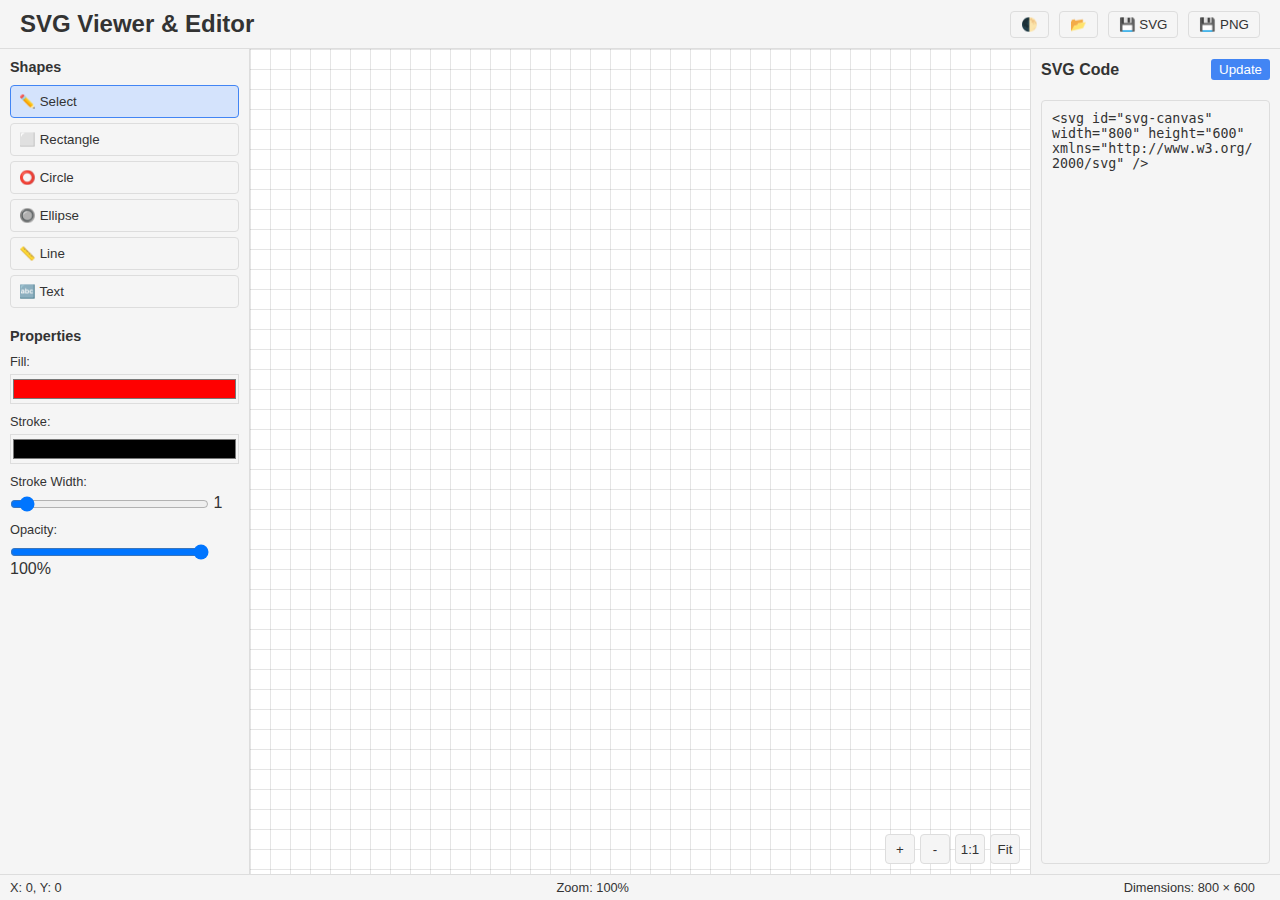
<file: v1/svg-editor/index.html>
<!DOCTYPE html>
<html lang="en">

<head>
    <meta charset="UTF-8">
    <meta name="viewport" content="width=device-width, initial-scale=1.0">
    <title>SVG Viewer & Editor</title>
    <style>
        :root {
            --bg-color: #ffffff;
            --text-color: #333333;
            --panel-bg: #f5f5f5;
            --border-color: #dddddd;
            --primary-color: #4285f4;
            --hover-color: #f0f0f0;
            --grid-color: rgba(0, 0, 0, 0.1);
            --active-tool: #d4e3fc;
        }

        .dark-mode {
            --bg-color: #1e1e1e;
            --text-color: #e0e0e0;
            --panel-bg: #2d2d2d;
            --border-color: #444444;
            --primary-color: #5c9eff;
            --hover-color: #3a3a3a;
            --grid-color: rgba(255, 255, 255, 0.1);
            --active-tool: #3a4d6b;
        }

        * {
            box-sizing: border-box;
            margin: 0;
            padding: 0;
        }

        body {
            background-color: var(--bg-color);
            color: var(--text-color);
            font-family: 'Segoe UI', Tahoma, Geneva, Verdana, sans-serif;
            margin: 0;
            padding: 0;
            transition: background-color 0.3s, color 0.3s;
            height: 100vh;
            overflow: hidden;
        }

        .app-container {
            display: flex;
            flex-direction: column;
            height: 100vh;
        }

        .app-header {
            padding: 10px 20px;
            background-color: var(--panel-bg);
            border-bottom: 1px solid var(--border-color);
            display: flex;
            justify-content: space-between;
            align-items: center;
        }

        .app-header h1 {
            font-size: 1.5rem;
        }

        .toolbar {
            display: flex;
            gap: 10px;
        }

        .toolbar button {
            background: var(--panel-bg);
            border: 1px solid var(--border-color);
            color: var(--text-color);
            padding: 5px 10px;
            border-radius: 4px;
            cursor: pointer;
            transition: background 0.2s;
        }

        .toolbar button:hover {
            background: var(--hover-color);
        }

        .main-content {
            display: flex;
            flex: 1;
            overflow: hidden;
        }

        .tool-panel,
        .code-panel {
            width: 250px;
            background-color: var(--panel-bg);
            border-right: 1px solid var(--border-color);
            padding: 10px;
            overflow-y: auto;
            transition: background-color 0.3s;
        }

        .code-panel {
            border-right: none;
            border-left: 1px solid var(--border-color);
            display: flex;
            flex-direction: column;
        }

        .panel-header {
            display: flex;
            justify-content: space-between;
            align-items: center;
            margin-bottom: 10px;
        }

        .panel-header h3 {
            font-size: 1rem;
        }

        .panel-header button {
            background: var(--primary-color);
            color: white;
            border: none;
            padding: 3px 8px;
            border-radius: 3px;
            cursor: pointer;
        }

        .tool-section {
            margin-bottom: 20px;
        }

        .tool-section h3 {
            margin-bottom: 10px;
            font-size: 0.9rem;
            color: var(--text-color);
        }

        .tool-btn {
            display: block;
            width: 100%;
            padding: 8px;
            margin-bottom: 5px;
            background: var(--panel-bg);
            border: 1px solid var(--border-color);
            color: var(--text-color);
            cursor: pointer;
            text-align: left;
            border-radius: 4px;
        }

        .tool-btn:hover {
            background: var(--hover-color);
        }

        .tool-btn.active {
            background: var(--active-tool);
            border-color: var(--primary-color);
        }

        .property-group {
            margin-bottom: 10px;
        }

        .property-group label {
            display: block;
            margin-bottom: 5px;
            font-size: 0.8rem;
        }

        .property-group input[type="color"] {
            width: 100%;
            height: 30px;
            cursor: pointer;
            background: var(--panel-bg);
            border: 1px solid var(--border-color);
        }

        .property-group input[type="range"] {
            width: calc(100% - 30px);
            vertical-align: middle;
        }

        .canvas-container {
            flex: 1;
            position: relative;
            overflow: hidden;
            background-color: var(--bg-color);
            background-image:
                linear-gradient(var(--grid-color) 1px, transparent 1px),
                linear-gradient(90deg, var(--grid-color) 1px, transparent 1px);
            background-size: 20px 20px;
        }

        #svg-canvas {
            background-color: transparent;
            cursor: default;
        }

        .zoom-controls {
            position: absolute;
            bottom: 10px;
            right: 10px;
            display: flex;
            gap: 5px;
        }

        .zoom-controls button {
            width: 30px;
            height: 30px;
            background: var(--panel-bg);
            border: 1px solid var(--border-color);
            color: var(--text-color);
            border-radius: 4px;
            cursor: pointer;
        }

        .zoom-controls button:hover {
            background: var(--hover-color);
        }

        #svg-code {
            flex: 1;
            width: 100%;
            background: var(--panel-bg);
            color: var(--text-color);
            border: 1px solid var(--border-color);
            padding: 10px;
            font-family: monospace;
            resize: none;
            border-radius: 4px;
            margin-top: 10px;
        }

        .status-bar {
            padding: 5px 10px;
            background-color: var(--panel-bg);
            border-top: 1px solid var(--border-color);
            display: flex;
            justify-content: space-between;
            font-size: 0.8rem;
        }

        .status-bar span {
            margin-right: 15px;
        }

        .selection-box {
            position: absolute;
            border: 1px dashed var(--primary-color);
            background-color: rgba(66, 133, 244, 0.1);
            pointer-events: none;
        }
    </style>
</head>

<body class="light-mode">
    <div class="app-container">
        <header class="app-header">
            <h1>SVG Viewer & Editor</h1>
            <div class="toolbar">
                <button id="mode-toggle" title="Toggle Dark Mode">🌓</button>
                <button id="open-file" title="Open SVG File">📂</button>
                <button id="save-svg" title="Save as SVG">💾 SVG</button>
                <button id="save-png" title="Save as PNG">💾 PNG</button>
                <input type="file" id="file-input" accept=".svg" style="display: none;">
            </div>
        </header>

        <div class="main-content">
            <aside class="tool-panel">
                <div class="tool-section">
                    <h3>Shapes</h3>
                    <button class="tool-btn active" data-tool="select">✏️ Select</button>
                    <button class="tool-btn" data-tool="rect">⬜ Rectangle</button>
                    <button class="tool-btn" data-tool="circle">⭕ Circle</button>
                    <button class="tool-btn" data-tool="ellipse">🔘 Ellipse</button>
                    <button class="tool-btn" data-tool="line">📏 Line</button>
                    <button class="tool-btn" data-tool="text">🔤 Text</button>
                </div>

                <div class="tool-section">
                    <h3>Properties</h3>
                    <div class="property-group">
                        <label>Fill:</label>
                        <input type="color" id="fill-color" value="#ff0000">
                    </div>
                    <div class="property-group">
                        <label>Stroke:</label>
                        <input type="color" id="stroke-color" value="#000000">
                    </div>
                    <div class="property-group">
                        <label>Stroke Width:</label>
                        <input type="range" id="stroke-width" min="0" max="20" value="1">
                        <span id="stroke-width-value">1</span>
                    </div>
                    <div class="property-group">
                        <label>Opacity:</label>
                        <input type="range" id="opacity" min="0" max="100" value="100">
                        <span id="opacity-value">100%</span>
                    </div>
                </div>
            </aside>

            <div class="canvas-container">
                <div class="svg-viewport" id="svg-viewport">
                    <svg id="svg-canvas" width="800" height="600" xmlns="http://www.w3.org/2000/svg"></svg>
                </div>
                <div class="zoom-controls">
                    <button id="zoom-in">+</button>
                    <button id="zoom-out">-</button>
                    <button id="zoom-reset">1:1</button>
                    <button id="zoom-fit">Fit</button>
                </div>
            </div>

            <aside class="code-panel">
                <div class="panel-header">
                    <h3>SVG Code</h3>
                    <button id="update-code">Update</button>
                </div>
                <textarea id="svg-code" spellcheck="false"></textarea>
            </aside>
        </div>

        <footer class="status-bar">
            <span id="cursor-position">X: 0, Y: 0</span>
            <span id="zoom-level">Zoom: 100%</span>
            <span id="dimensions">Dimensions: 800 × 600</span>
        </footer>
    </div>

    <script>
        document.addEventListener('DOMContentLoaded', function () {
            // DOM Elements
            const svgCanvas = document.getElementById('svg-canvas');
            const svgViewport = document.getElementById('svg-viewport');
            const svgCode = document.getElementById('svg-code');
            const modeToggle = document.getElementById('mode-toggle');
            const openFileBtn = document.getElementById('open-file');
            const fileInput = document.getElementById('file-input');
            const saveSvgBtn = document.getElementById('save-svg');
            const savePngBtn = document.getElementById('save-png');
            const updateCodeBtn = document.getElementById('update-code');
            const toolButtons = document.querySelectorAll('.tool-btn');
            const zoomInBtn = document.getElementById('zoom-in');
            const zoomOutBtn = document.getElementById('zoom-out');
            const zoomResetBtn = document.getElementById('zoom-reset');
            const zoomFitBtn = document.getElementById('zoom-fit');
            const fillColor = document.getElementById('fill-color');
            const strokeColor = document.getElementById('stroke-color');
            const strokeWidth = document.getElementById('stroke-width');
            const strokeWidthValue = document.getElementById('stroke-width-value');
            const opacity = document.getElementById('opacity');
            const opacityValue = document.getElementById('opacity-value');
            const cursorPosition = document.getElementById('cursor-position');
            const zoomLevel = document.getElementById('zoom-level');
            const dimensions = document.getElementById('dimensions');

            // App State
            let currentTool = 'select';
            let isDrawing = false;
            let currentElement = null;
            let startX, startY;
            let zoom = 1;
            let selectionBox = null;

            // Initialize
            initDarkMode();
            setupEventListeners();
            updateCodeEditor();

            // Functions
            function initDarkMode() {
                const savedMode = localStorage.getItem('darkMode');
                const systemPrefersDark = window.matchMedia && window.matchMedia('(prefers-color-scheme: dark)').matches;

                if (savedMode === 'true' || (savedMode === null && systemPrefersDark)) {
                    document.body.classList.add('dark-mode');
                }
            }

            function setupEventListeners() {
                // Dark mode toggle
                modeToggle.addEventListener('click', () => {
                    document.body.classList.toggle('dark-mode');
                    localStorage.setItem('darkMode', document.body.classList.contains('dark-mode'));
                });

                // File operations
                openFileBtn.addEventListener('click', () => fileInput.click());
                fileInput.addEventListener('change', handleFileUpload);
                saveSvgBtn.addEventListener('click', saveAsSvg);
                savePngBtn.addEventListener('click', saveAsPng);

                // Code editor
                updateCodeBtn.addEventListener('click', updateSvgFromCode);

                // Tool selection
                toolButtons.forEach(button => {
                    button.addEventListener('click', () => {
                        toolButtons.forEach(btn => btn.classList.remove('active'));
                        button.classList.add('active');
                        currentTool = button.dataset.tool;
                        svgCanvas.style.cursor = currentTool === 'select' ? 'default' : 'crosshair';
                    });
                });

                // Property controls
                strokeWidth.addEventListener('input', () => {
                    strokeWidthValue.textContent = strokeWidth.value;
                    if (currentElement) {
                        currentElement.setAttribute('stroke-width', strokeWidth.value);
                        updateCodeEditor();
                    }
                });

                opacity.addEventListener('input', () => {
                    const opacityVal = opacity.value / 100;
                    opacityValue.textContent = `${opacity.value}%`;
                    if (currentElement) {
                        currentElement.setAttribute('opacity', opacityVal);
                        updateCodeEditor();
                    }
                });

                fillColor.addEventListener('input', () => {
                    if (currentElement) {
                        currentElement.setAttribute('fill', fillColor.value);
                        updateCodeEditor();
                    }
                });

                strokeColor.addEventListener('input', () => {
                    if (currentElement) {
                        currentElement.setAttribute('stroke', strokeColor.value);
                        updateCodeEditor();
                    }
                });

                // Zoom controls
                zoomInBtn.addEventListener('click', () => setZoom(zoom * 1.2));
                zoomOutBtn.addEventListener('click', () => setZoom(zoom / 1.2));
                zoomResetBtn.addEventListener('click', () => setZoom(1));
                zoomFitBtn.addEventListener('click', fitToView);

                // SVG canvas events
                svgCanvas.addEventListener('mousedown', startDrawing);
                svgViewport.addEventListener('mousemove', draw);
                svgViewport.addEventListener('mouseup', endDrawing);
                svgViewport.addEventListener('mouseleave', endDrawing);
                svgViewport.addEventListener('wheel', handleZoom, { passive: false });

                // Select element on click
                svgCanvas.addEventListener('click', selectElement);
            }

            function handleFileUpload(e) {
                const file = e.target.files[0];
                if (!file) return;

                const reader = new FileReader();
                reader.onload = function (event) {
                    svgCanvas.innerHTML = event.target.result;
                    updateCodeEditor();
                    updateDimensions();
                };
                reader.readAsText(file);
            }

            function saveAsSvg() {
                const svgData = new XMLSerializer().serializeToString(svgCanvas);
                const blob = new Blob([svgData], { type: 'image/svg+xml' });
                const url = URL.createObjectURL(blob);

                const a = document.createElement('a');
                a.href = url;
                a.download = 'drawing.svg';
                document.body.appendChild(a);
                a.click();
                document.body.removeChild(a);
                URL.revokeObjectURL(url);
            }

            async function saveAsPng() {
                const svgData = new XMLSerializer().serializeToString(svgCanvas);
                const canvas = document.createElement('canvas');
                const ctx = canvas.getContext('2d');

                // Create an image from the SVG data
                const img = new Image();
                const svgBlob = new Blob([svgData], { type: 'image/svg+xml' });
                const url = URL.createObjectURL(svgBlob);

                img.onload = function () {
                    canvas.width = img.width;
                    canvas.height = img.height;
                    ctx.drawImage(img, 0, 0);

                    // Convert canvas to PNG and download
                    canvas.toBlob(function (blob) {
                        const pngUrl = URL.createObjectURL(blob);
                        const a = document.createElement('a');
                        a.href = pngUrl;
                        a.download = 'drawing.png';
                        document.body.appendChild(a);
                        a.click();
                        document.body.removeChild(a);
                        URL.revokeObjectURL(pngUrl);
                    }, 'image/png');
                };

                img.src = url;
            }

            function updateCodeEditor() {
                const serializer = new XMLSerializer();
                let svgString = serializer.serializeToString(svgCanvas);

                // Format the SVG code for better readability
                svgString = svgString
                    .replace(/></g, '>\n<')
                    .replace(/\/>/g, ' />')
                    .replace(/"\/>/g, '" />');

                svgCode.value = svgString;
            }

            function updateSvgFromCode() {
                try {
                    // Parse the SVG code
                    const parser = new DOMParser();
                    const doc = parser.parseFromString(svgCode.value, 'image/svg+xml');

                    // Check for parser errors
                    const parserErrors = doc.getElementsByTagName('parsererror')[0];
                    if (parserErrors) {
                        throw new Error('Invalid SVG code');
                    }

                    // Get the SVG element from the parsed document
                    const newSvg = doc.querySelector('svg');
                    if (!newSvg) {
                        throw new Error('No SVG element found');
                    }

                    // Replace the current SVG content
                    svgCanvas.innerHTML = newSvg.innerHTML;

                    updateDimensions();
                } catch (e) {
                    alert('Error updating SVG: ' + e.message);
                }
            }

            function startDrawing(e) {
                if (currentTool === 'select') return;

                isDrawing = true;
                const rect = svgViewport.getBoundingClientRect();
                startX = (e.clientX - rect.left) / zoom;
                startY = (e.clientY - rect.top) / zoom;

                currentElement = createNewElement();
                if (currentElement) {
                    svgCanvas.appendChild(currentElement);
                    updateElement(currentElement, startX, startY, 0, 0);
                }
            }

            function draw(e) {
                if (!isDrawing || !currentElement) return;

                const rect = svgViewport.getBoundingClientRect();
                const x = (e.clientX - rect.left) / zoom;
                const y = (e.clientY - rect.top) / zoom;
                const width = x - startX;
                const height = y - startY;

                updateElement(currentElement, startX, startY, width, height);

                // Update cursor position display
                cursorPosition.textContent = `X: ${Math.round(x)}, Y: ${Math.round(y)}`;
            }

            function endDrawing() {
                if (!isDrawing) return;
                isDrawing = false;

                if (currentElement) {
                    // Remove element if it's too small (accidental click)
                    const bbox = currentElement.getBBox();
                    if (bbox.width < 5 && bbox.height < 5) {
                        svgCanvas.removeChild(currentElement);
                    } else {
                        selectElement({ target: currentElement });
                    }
                    currentElement = null;
                }

                updateCodeEditor();
                updateDimensions();
            }

            function createNewElement() {
                const element = document.createElementNS('http://www.w3.org/2000/svg', getElementTag());

                element.setAttribute('fill', fillColor.value);
                element.setAttribute('stroke', strokeColor.value);
                element.setAttribute('stroke-width', strokeWidth.value);
                element.setAttribute('opacity', opacity.value / 100);

                // Special handling for text element
                if (currentTool === 'text') {
                    element.textContent = 'Text';
                    element.setAttribute('font-size', '20');
                    element.setAttribute('font-family', 'Arial');
                }

                return element;
            }

            function getElementTag() {
                switch (currentTool) {
                    case 'rect': return 'rect';
                    case 'circle': return 'circle';
                    case 'ellipse': return 'ellipse';
                    case 'line': return 'line';
                    case 'text': return 'text';
                    default: return 'rect';
                }
            }

            function updateElement(element, x, y, width, height) {
                switch (element.tagName) {
                    case 'rect':
                        element.setAttribute('x', Math.min(x, x + width));
                        element.setAttribute('y', Math.min(y, y + height));
                        element.setAttribute('width', Math.abs(width));
                        element.setAttribute('height', Math.abs(height));
                        break;

                    case 'circle':
                        element.setAttribute('cx', x);
                        element.setAttribute('cy', y);
                        element.setAttribute('r', Math.max(Math.abs(width), Math.abs(height)));
                        break;

                    case 'ellipse':
                        element.setAttribute('cx', x);
                        element.setAttribute('cy', y);
                        element.setAttribute('rx', Math.abs(width));
                        element.setAttribute('ry', Math.abs(height));
                        break;

                    case 'line':
                        element.setAttribute('x1', startX);
                        element.setAttribute('y1', startY);
                        element.setAttribute('x2', x);
                        element.setAttribute('y2', y);
                        break;

                    case 'text':
                        element.setAttribute('x', x);
                        element.setAttribute('y', y);
                        break;
                }
            }

            function selectElement(e) {
                // Prevent selection when drawing
                if (isDrawing) return;

                // Clear previous selection
                if (selectionBox) {
                    svgViewport.removeChild(selectionBox);
                    selectionBox = null;
                }

                // If clicking on an SVG element (but not the SVG canvas itself)
                if (e.target !== svgCanvas && e.target.parentNode === svgCanvas) {
                    currentElement = e.target;

                    // Create selection box
                    const bbox = currentElement.getBBox();
                    selectionBox = document.createElement('div');
                    selectionBox.className = 'selection-box';
                    selectionBox.style.left = `${bbox.x * zoom}px`;
                    selectionBox.style.top = `${bbox.y * zoom}px`;
                    selectionBox.style.width = `${bbox.width * zoom}px`;
                    selectionBox.style.height = `${bbox.height * zoom}px`;
                    svgViewport.appendChild(selectionBox);

                    // Update properties panel
                    fillColor.value = currentElement.getAttribute('fill') || '#000000';
                    strokeColor.value = currentElement.getAttribute('stroke') || 'none';
                    strokeWidth.value = currentElement.getAttribute('stroke-width') || '1';
                    strokeWidthValue.textContent = strokeWidth.value;
                    opacity.value = Math.round(parseFloat(currentElement.getAttribute('opacity') || '1') * 100);
                    opacityValue.textContent = `${opacity.value}%`;
                } else {
                    currentElement = null;
                }
            }

            function setZoom(newZoom) {
                zoom = Math.max(0.1, Math.min(newZoom, 10));
                svgCanvas.style.transform = `scale(${zoom})`;
                svgCanvas.style.transformOrigin = '0 0';
                zoomLevel.textContent = `Zoom: ${Math.round(zoom * 100)}%`;

                // Update selection box if exists
                if (selectionBox && currentElement) {
                    const bbox = currentElement.getBBox();
                    selectionBox.style.left = `${bbox.x * zoom}px`;
                    selectionBox.style.top = `${bbox.y * zoom}px`;
                    selectionBox.style.width = `${bbox.width * zoom}px`;
                    selectionBox.style.height = `${bbox.height * zoom}px`;
                }
            }

            function fitToView() {
                const viewportWidth = svgViewport.clientWidth;
                const viewportHeight = svgViewport.clientHeight;
                const svgWidth = svgCanvas.width.baseVal.value;
                const svgHeight = svgCanvas.height.baseVal.value;

                if (svgWidth > 0 && svgHeight > 0) {
                    const scaleX = viewportWidth / svgWidth;
                    const scaleY = viewportHeight / svgHeight;
                    setZoom(Math.min(scaleX, scaleY));
                }
            }

            function handleZoom(e) {
                e.preventDefault();
                const delta = e.deltaY > 0 ? 0.8 : 1.2;
                setZoom(zoom * delta);
            }

            function updateDimensions() {
                const width = svgCanvas.width.baseVal.value;
                const height = svgCanvas.height.baseVal.value;
                dimensions.textContent = `Dimensions: ${width} × ${height}`;
            }
        });
    </script>
</body>

</html>
</file>
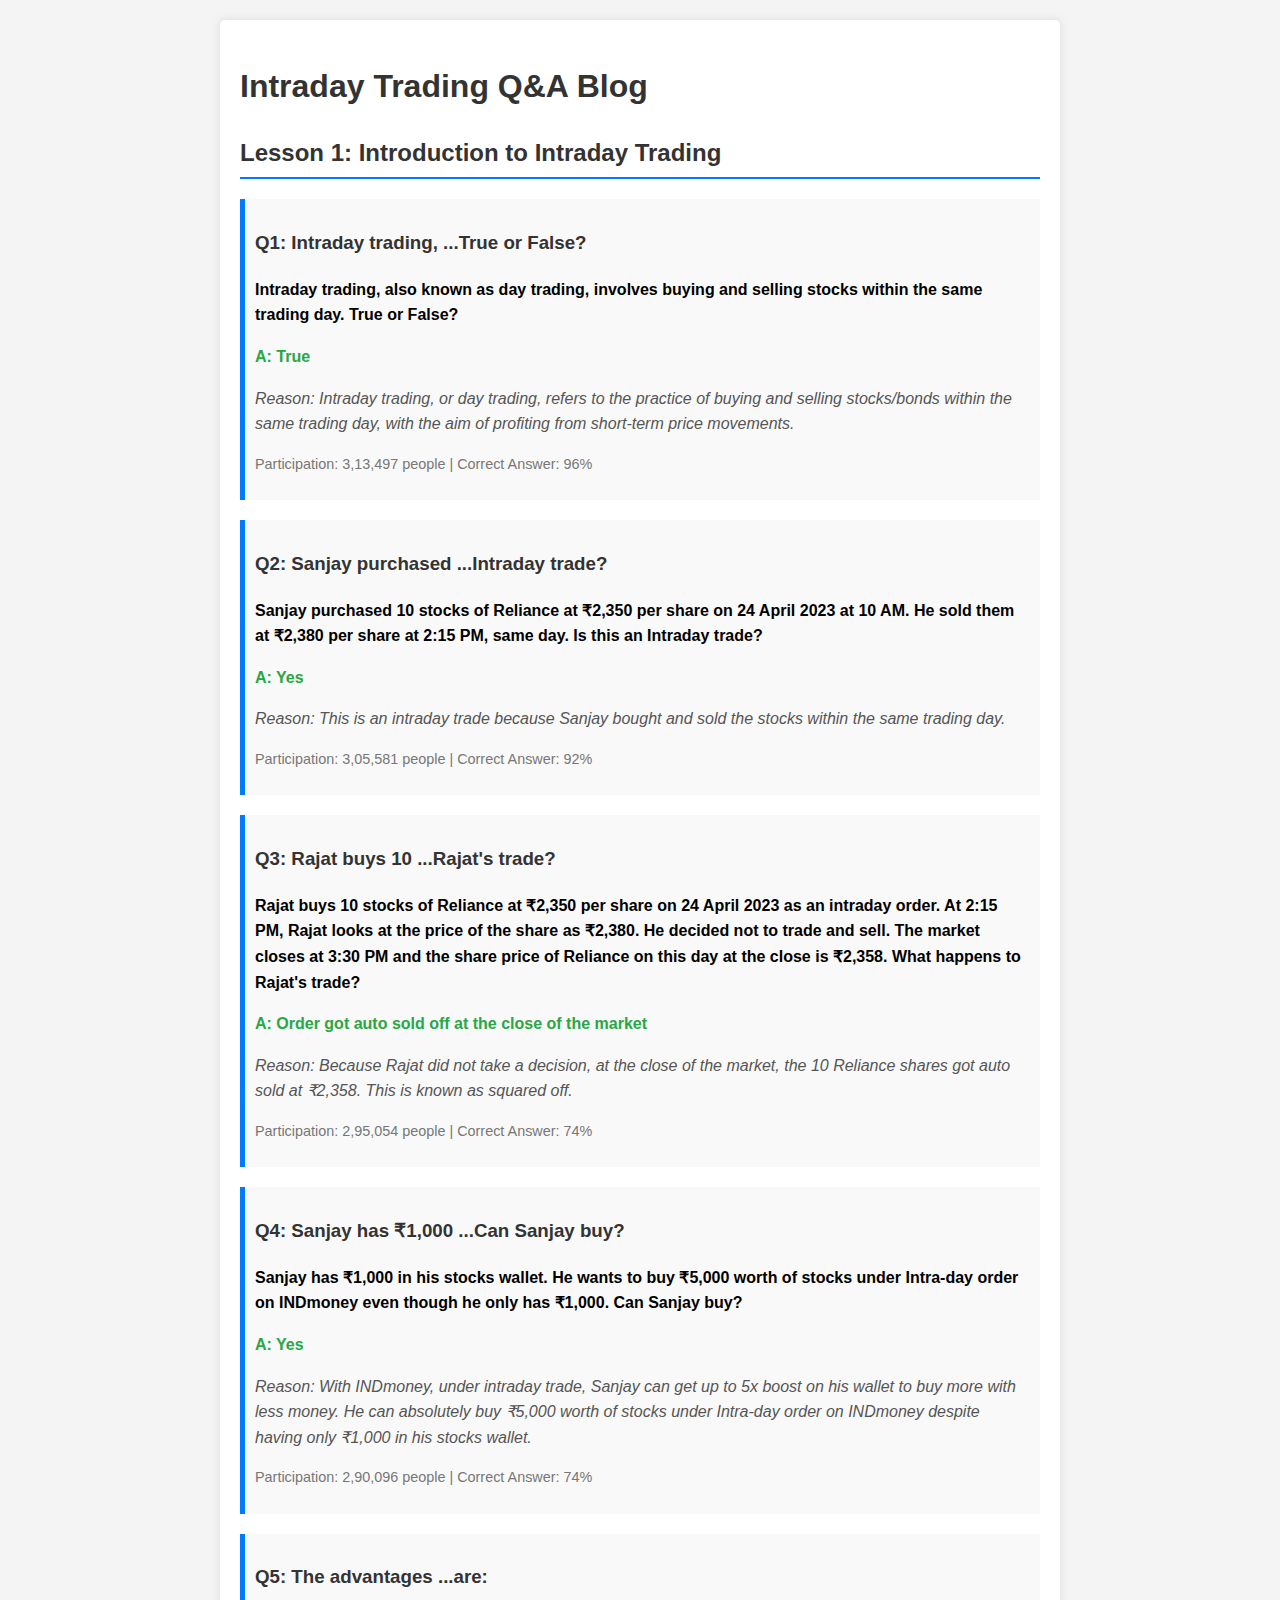
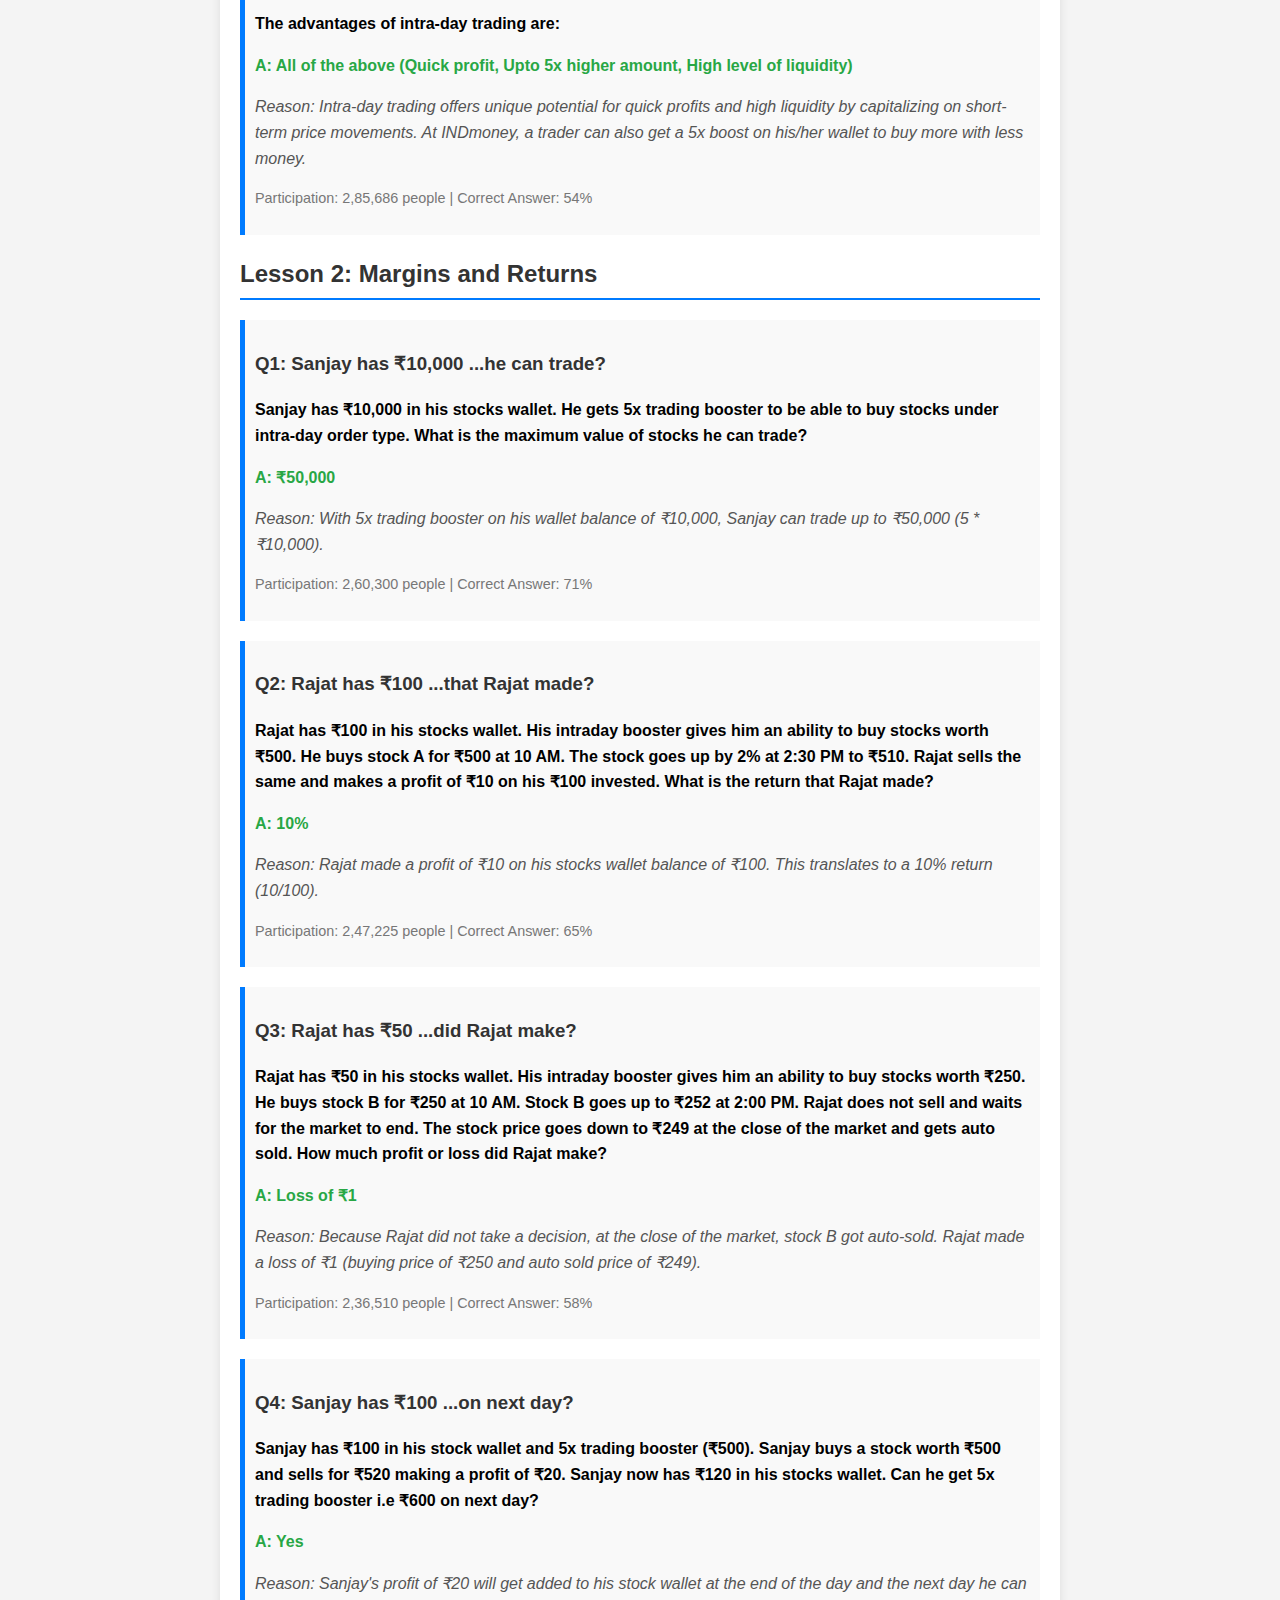
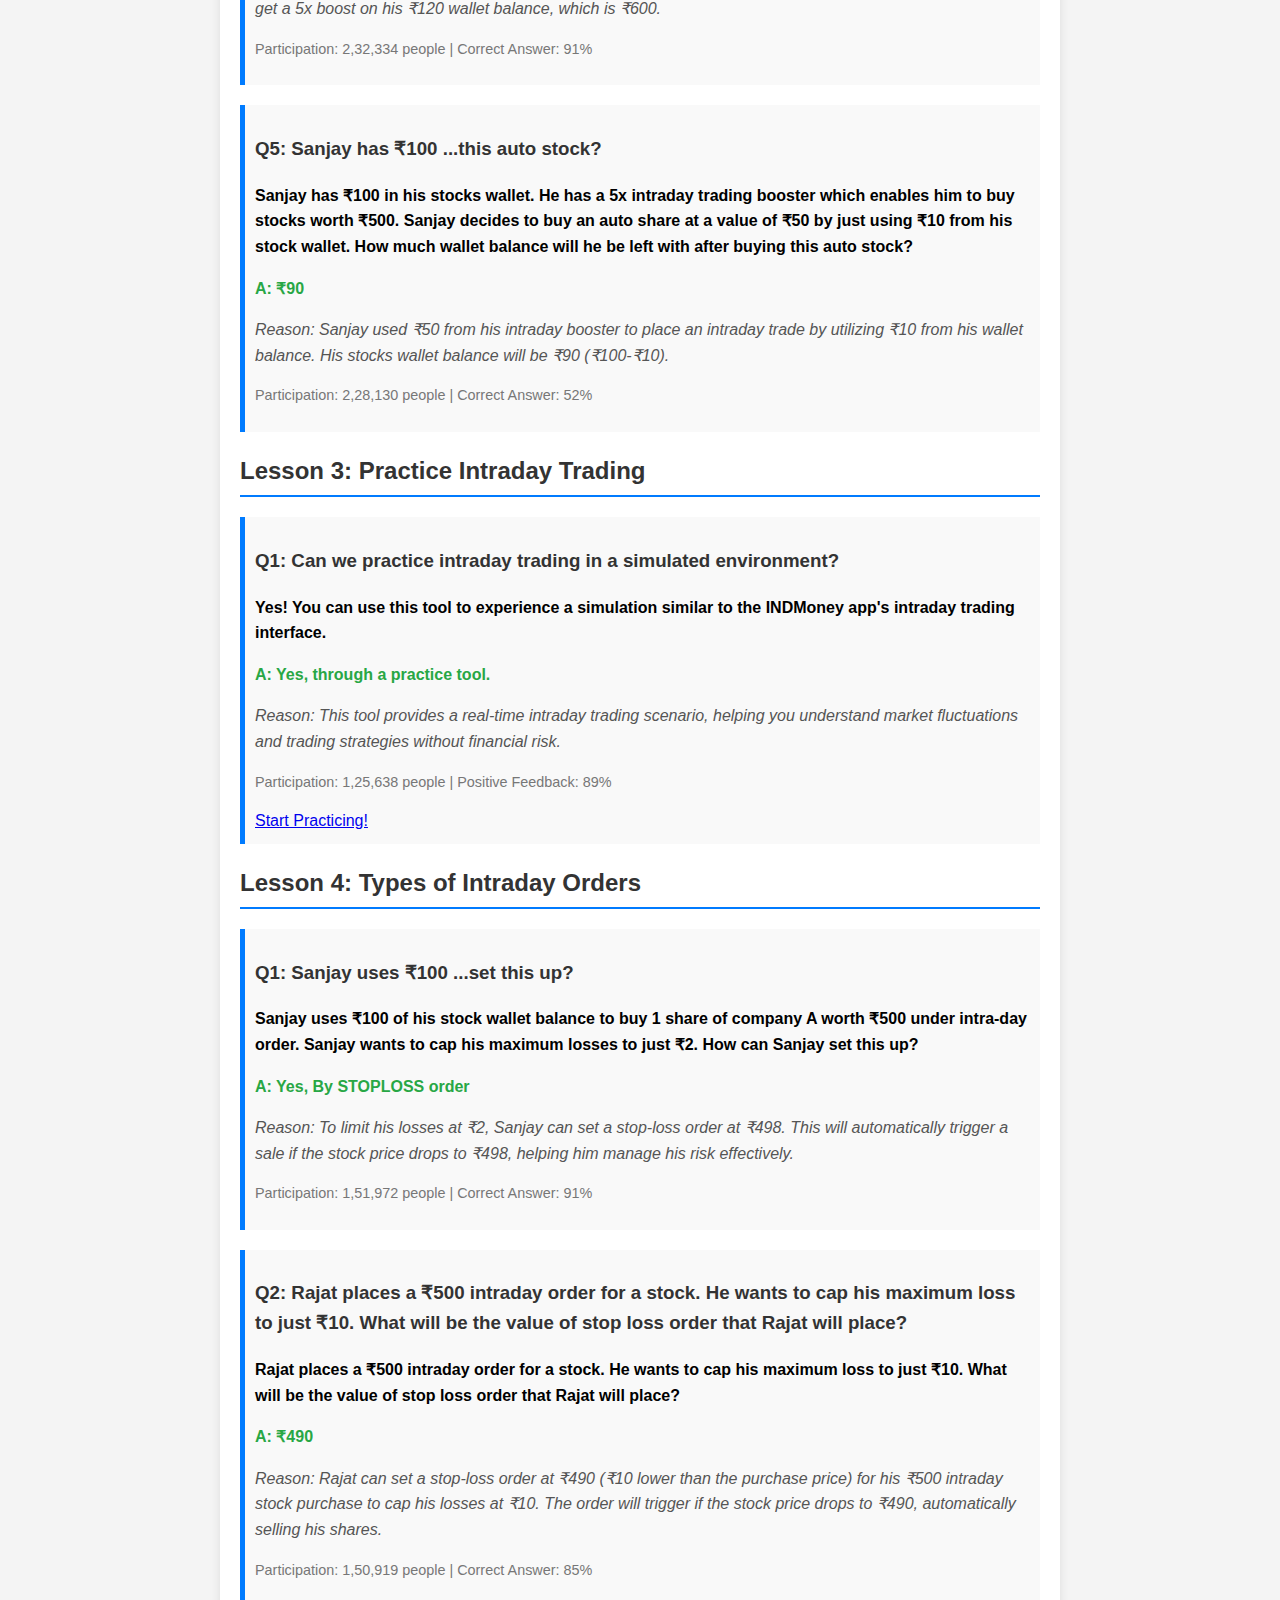
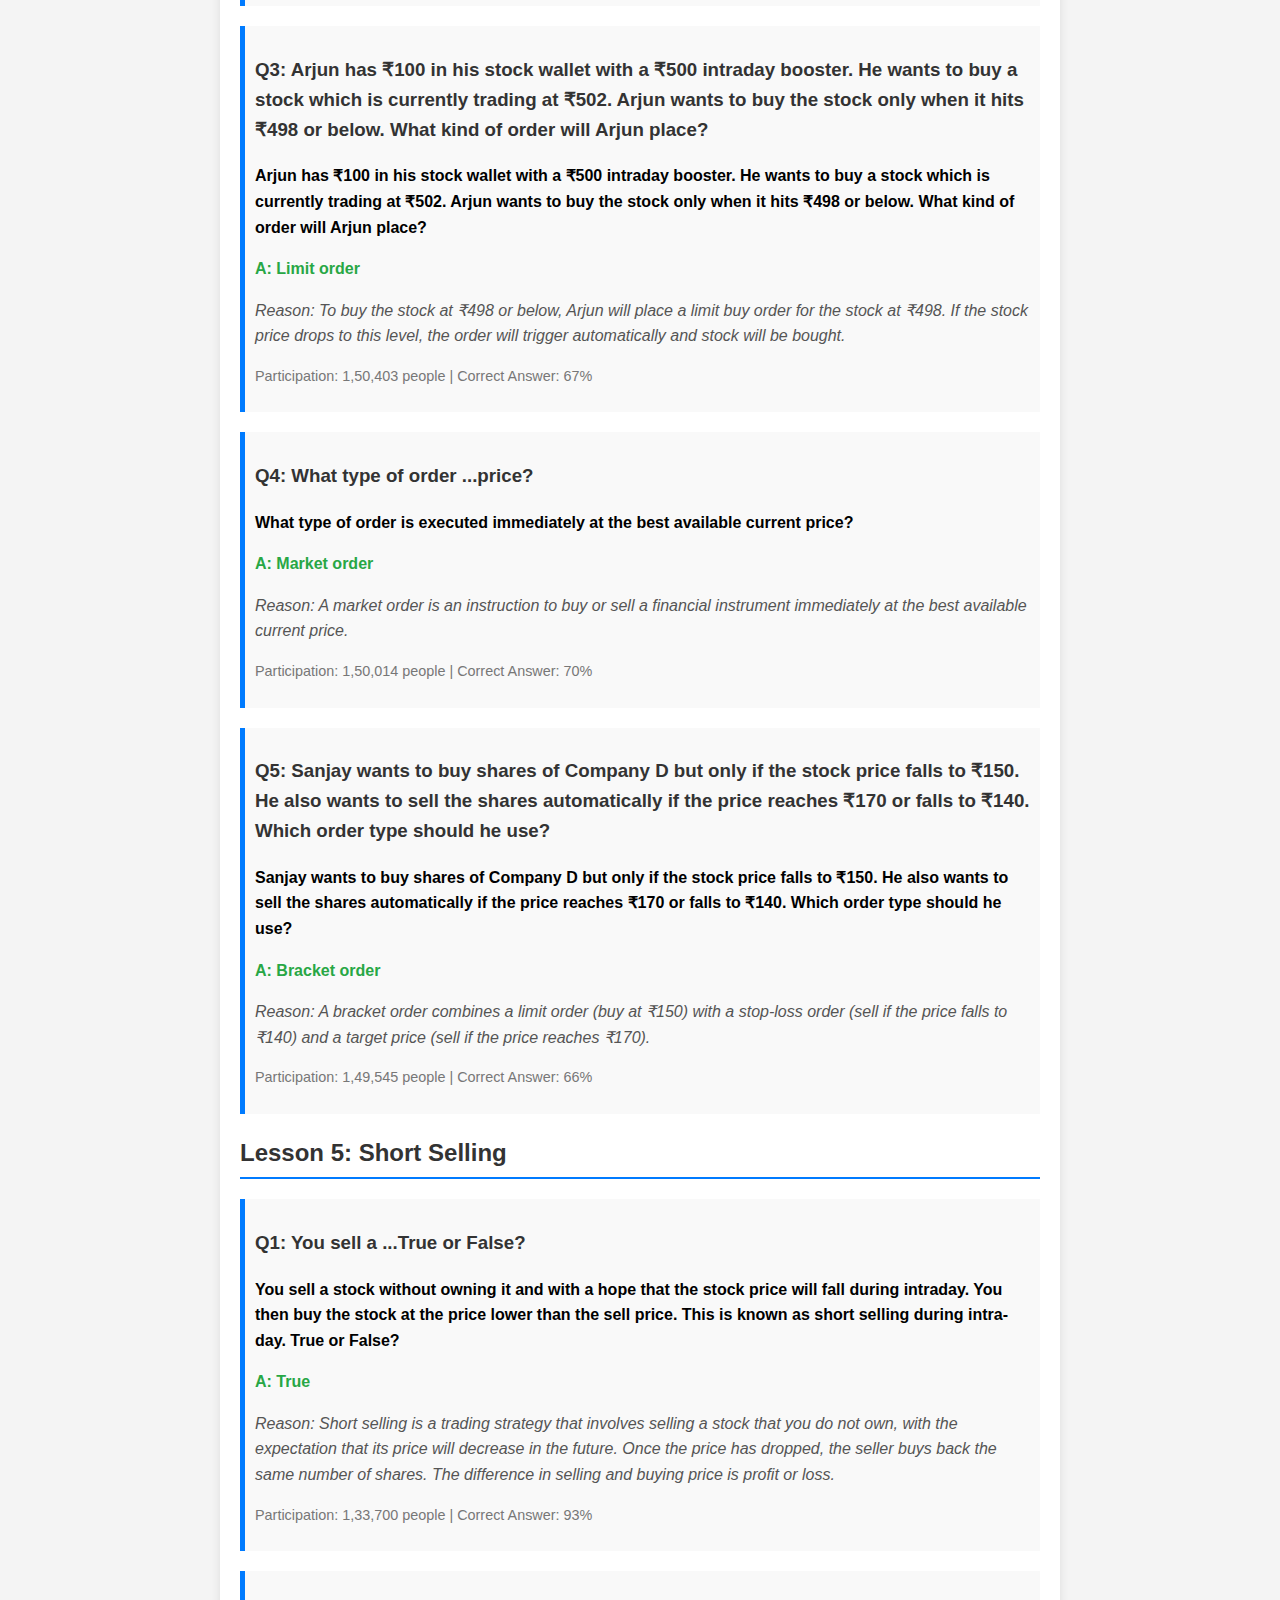
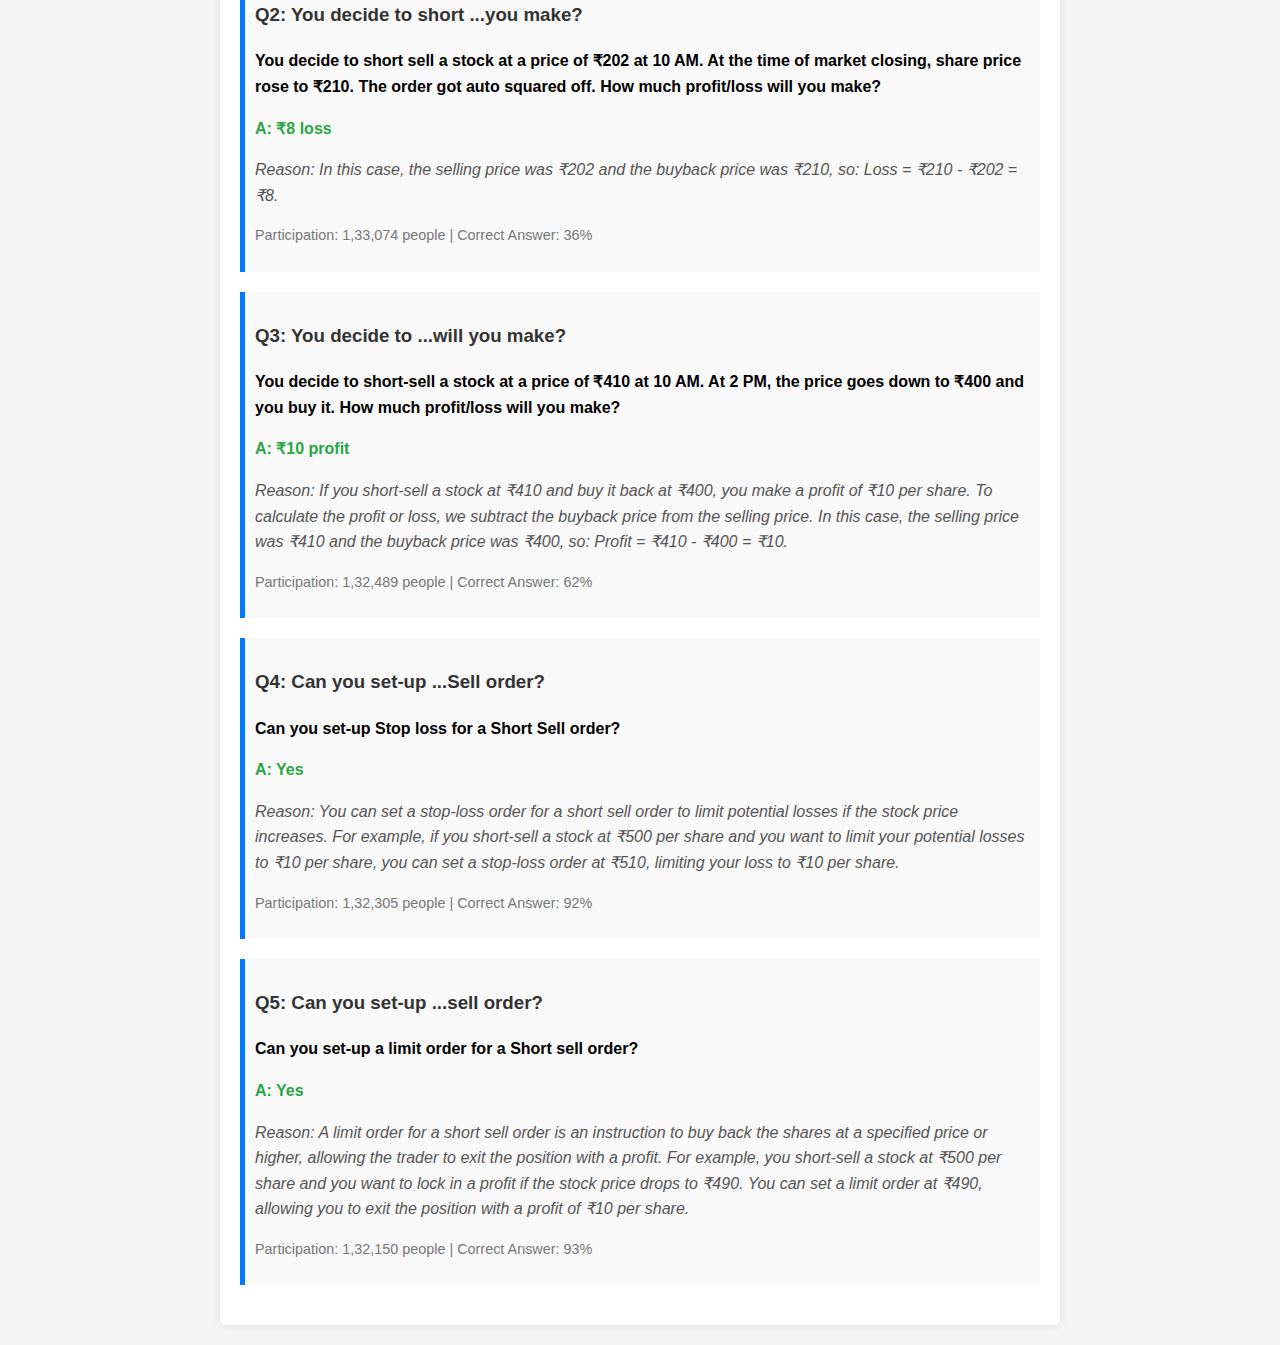
<file: v1/finance/learn_intraday.html>
<!DOCTYPE html>
<html lang="en">
<head>
    <meta charset="UTF-8">
    <meta name="viewport" content="width=device-width, initial-scale=1.0">
    <title>Intraday Trading Q&A Blog</title>
    <style>
        body {
            font-family: Arial, sans-serif;
            line-height: 1.6;
            margin: 0;
            padding: 20px;
            background-color: #f4f4f4;
        }
        .container {
            max-width: 800px;
            margin: auto;
            background: #fff;
            padding: 20px;
            border-radius: 5px;
            box-shadow: 0 0 10px rgba(0, 0, 0, 0.1);
        }
        h1, h2, h3 {
            color: #333;
        }
        h2 {
            border-bottom: 2px solid #007bff;
            padding-bottom: 5px;
        }
        .question {
            margin: 20px 0;
            padding: 10px;
            background: #f9f9f9;
            border-left: 5px solid #007bff;
        }
        .answer {
            font-weight: bold;
            color: #28a745;
        }
        .reason {
            font-style: italic;
            color: #555;
        }
        .stats {
            font-size: 0.9em;
            color: #777;
        }
    </style>
</head>
<body>
    <div class="container">
        <h1>Intraday Trading Q&A Blog</h1>

        <!-- Lesson 1 -->
        <h2>Lesson 1: Introduction to Intraday Trading</h2>
        <div class="question">
            <h3>Q1: Intraday trading, ...True or False?</h3>
            <p><strong>Intraday trading, also known as day trading, involves buying and selling stocks within the same trading day. True or False?</strong></p>
            <p class="answer">A: True</p>
            <p class="reason">Reason: Intraday trading, or day trading, refers to the practice of buying and selling stocks/bonds within the same trading day, with the aim of profiting from short-term price movements.</p>
            <p class="stats">Participation: 3,13,497 people | Correct Answer: 96%</p>
        </div>
        <div class="question">
            <h3>Q2: Sanjay purchased ...Intraday trade?</h3>
            <p><strong>Sanjay purchased 10 stocks of Reliance at ₹2,350 per share on 24 April 2023 at 10 AM. He sold them at ₹2,380 per share at 2:15 PM, same day. Is this an Intraday trade?</strong></p>
            <p class="answer">A: Yes</p>
            <p class="reason">Reason: This is an intraday trade because Sanjay bought and sold the stocks within the same trading day.</p>
            <p class="stats">Participation: 3,05,581 people | Correct Answer: 92%</p>
        </div>
        <div class="question">
            <h3>Q3: Rajat buys 10 ...Rajat's trade?</h3>
            <p><strong>Rajat buys 10 stocks of Reliance at ₹2,350 per share on 24 April 2023 as an intraday order. At 2:15 PM, Rajat looks at the price of the share as ₹2,380. He decided not to trade and sell. The market closes at 3:30 PM and the share price of Reliance on this day at the close is ₹2,358. What happens to Rajat's trade?</strong></p>
            
            <p class="answer">A: Order got auto sold off at the close of the market</p>
            <p class="reason">Reason: Because Rajat did not take a decision, at the close of the market, the 10 Reliance shares got auto sold at ₹2,358. This is known as squared off.</p>
            <p class="stats">Participation: 2,95,054 people | Correct Answer: 74%</p>
        </div>
        <div class="question">
            <h3>Q4: Sanjay has ₹1,000 ...Can Sanjay buy?</h3>
            <p><strong>Sanjay has ₹1,000 in his stocks wallet. He wants to buy ₹5,000 worth of stocks under Intra-day order on INDmoney even though he only has ₹1,000. Can Sanjay buy?</strong></p>
            <p class="answer">A: Yes</p>
            <p class="reason">Reason: With INDmoney, under intraday trade, Sanjay can get up to 5x boost on his wallet to buy more with less money. He can absolutely buy ₹5,000 worth of stocks under Intra-day order on INDmoney despite having only ₹1,000 in his stocks wallet.</p>
            <p class="stats">Participation: 2,90,096 people | Correct Answer: 74%</p>
        </div>
        <div class="question">
            <h3>Q5: The advantages ...are:</h3>
            <p><strong>The advantages of intra-day trading are:</strong></p>

            <p class="answer">A: All of the above (Quick profit, Upto 5x higher amount, High level of liquidity)</p>
            <p class="reason">Reason: Intra-day trading offers unique potential for quick profits and high liquidity by capitalizing on short-term price movements. At INDmoney, a trader can also get a 5x boost on his/her wallet to buy more with less money.</p>
            <p class="stats">Participation: 2,85,686 people | Correct Answer: 54%</p>
        </div>

        <!-- Lesson 2 -->
        <h2>Lesson 2: Margins and Returns</h2>
        <div class="question">
            <h3>Q1: Sanjay has ₹10,000 ...he can trade?</h3>
            <p><strong>Sanjay has ₹10,000 in his stocks wallet. He gets 5x trading booster to be able to buy stocks under intra-day order type. What is the maximum value of stocks he can trade?</strong></p>

            <p class="answer">A: ₹50,000</p>
            <p class="reason">Reason: With 5x trading booster on his wallet balance of ₹10,000, Sanjay can trade up to ₹50,000 (5 * ₹10,000).</p>
            <p class="stats">Participation: 2,60,300 people | Correct Answer: 71%</p>
        </div>
        <div class="question">
            <h3>Q2: Rajat has ₹100 ...that Rajat made?</h3>

            <p><strong>Rajat has ₹100 in his stocks wallet. His intraday booster gives him an ability to buy stocks worth ₹500. He buys stock A for ₹500 at 10 AM. The stock goes up by 2% at 2:30 PM to ₹510. Rajat sells the same and makes a profit of ₹10 on his ₹100 invested. What is the return that Rajat made?</strong></p>

            <p class="answer">A: 10%</p>
            <p class="reason">Reason: Rajat made a profit of ₹10 on his stocks wallet balance of ₹100. This translates to a 10% return (10/100).</p>
            <p class="stats">Participation: 2,47,225 people | Correct Answer: 65%</p>
        </div>
        <div class="question">
            <h3>Q3: Rajat has ₹50 ...did Rajat make?</h3>

            <p><strong>Rajat has ₹50 in his stocks wallet. His intraday booster gives him an ability to buy stocks worth ₹250. He buys stock B for ₹250 at 10 AM. Stock B goes up to ₹252 at 2:00 PM. Rajat does not sell and waits for the market to end. The stock price goes down to ₹249 at the close of the market and gets auto sold. How much profit or loss did Rajat make?</strong></p>

            <p class="answer">A: Loss of ₹1</p>
            <p class="reason">Reason: Because Rajat did not take a decision, at the close of the market, stock B got auto-sold. Rajat made a loss of ₹1 (buying price of ₹250 and auto sold price of ₹249).</p>
            <p class="stats">Participation: 2,36,510 people | Correct Answer: 58%</p>
        </div>
        <div class="question">
            <h3>Q4: Sanjay has ₹100 ...on next day?</h3>

            <p><strong>Sanjay has ₹100 in his stock wallet and 5x trading booster (₹500). Sanjay buys a stock worth ₹500 and sells for ₹520 making a profit of ₹20. Sanjay now has ₹120 in his stocks wallet. Can he get 5x trading booster i.e ₹600 on next day?</strong></p>

            <p class="answer">A: Yes</p>
            <p class="reason">Reason: Sanjay's profit of ₹20 will get added to his stock wallet at the end of the day and the next day he can get a 5x boost on his ₹120 wallet balance, which is ₹600.</p>
            <p class="stats">Participation: 2,32,334 people | Correct Answer: 91%</p>
        </div>
        <div class="question">
            <h3>Q5: Sanjay has ₹100 ...this auto stock?</h3>

            <p><strong>Sanjay has ₹100 in his stocks wallet. He has a 5x intraday trading booster which enables him to buy stocks worth ₹500. Sanjay decides to buy an auto share at a value of ₹50 by just using ₹10 from his stock wallet. How much wallet balance will he be left with after buying this auto stock?</strong></p>

            <p class="answer">A: ₹90</p>
            <p class="reason">Reason: Sanjay used ₹50 from his intraday booster to place an intraday trade by utilizing ₹10 from his wallet balance. His stocks wallet balance will be ₹90 (₹100-₹10).</p>
            <p class="stats">Participation: 2,28,130 people | Correct Answer: 52%</p>
        </div>

        <h2>Lesson 3: Practice Intraday Trading</h2>

<div class="question">
    <h3>Q1: Can we practice intraday trading in a simulated environment?</h3>
    <p><strong>Yes! You can use this tool to experience a simulation similar to the INDMoney app's intraday trading interface.</strong></p>

    <p class="answer">A: Yes, through a practice tool.</p>
    <p class="reason">Reason: This tool provides a real-time intraday trading scenario, helping you understand market fluctuations and trading strategies without financial risk.</p>
    <p class="stats">Participation: 1,25,638 people | Positive Feedback: 89%</p>

    <a href="https://snawaza243.github.io/web-tools/v1/finance/practice_intratraday.html" class="cta-button" target="_self">Start Practicing!</a>
</div>



        <!-- Lesson 4 -->
        <h2>Lesson 4: Types of Intraday Orders</h2>
        <div class="question">
            <h3>Q1: Sanjay uses ₹100 ...set this up?</h3>
            <p><strong>Sanjay uses ₹100 of his stock wallet balance to buy 1 share of company A worth ₹500 under intra-day order. Sanjay wants to cap his maximum losses to just ₹2. How can Sanjay set this up?</strong></p>

            <p class="answer">A: Yes, By STOPLOSS order</p>
            <p class="reason">Reason: To limit his losses at ₹2, Sanjay can set a stop-loss order at ₹498. This will automatically trigger a sale if the stock price drops to ₹498, helping him manage his risk effectively.</p>
            <p class="stats">Participation: 1,51,972 people | Correct Answer: 91%</p>
        </div>
        <div class="question">
            <h3>Q2: Rajat places a ₹500 intraday order for a stock. He wants to cap his maximum loss to just ₹10. What will be the value of stop loss order that Rajat will place?</h3>

            <p><strong>Rajat places a ₹500 intraday order for a stock. He wants to cap his maximum loss to just ₹10. What will be the value of stop loss order that Rajat will place?</strong></p>

            <p class="answer">A: ₹490</p>
            <p class="reason">Reason: Rajat can set a stop-loss order at ₹490 (₹10 lower than the purchase price) for his ₹500 intraday stock purchase to cap his losses at ₹10. The order will trigger if the stock price drops to ₹490, automatically selling his shares.</p>
            <p class="stats">Participation: 1,50,919 people | Correct Answer: 85%</p>
        </div>
        <div class="question">
            <h3>Q3: Arjun has ₹100 in his stock wallet with a ₹500 intraday booster. He wants to buy a stock which is currently trading at ₹502. Arjun wants to buy the stock only when it hits ₹498 or below. What kind of order will Arjun place?</h3>

            <p><strong>Arjun has ₹100 in his stock wallet with a ₹500 intraday booster. He wants to buy a stock which is currently trading at ₹502. Arjun wants to buy the stock only when it hits ₹498 or below. What kind of order will Arjun place?</strong></p>

            <p class="answer">A: Limit order</p>
            <p class="reason">Reason: To buy the stock at ₹498 or below, Arjun will place a limit buy order for the stock at ₹498. If the stock price drops to this level, the order will trigger automatically and stock will be bought.</p>
            <p class="stats">Participation: 1,50,403 people | Correct Answer: 67%</p>
        </div>
        <div class="question">
            <h3>Q4: What type of order ...price?</h3>

            <p><strong>What type of order is executed immediately at the best available current price?</strong></p>

            <p class="answer">A: Market order</p>
            <p class="reason">Reason: A market order is an instruction to buy or sell a financial instrument immediately at the best available current price.</p>
            <p class="stats">Participation: 1,50,014 people | Correct Answer: 70%</p>
        </div>
        <div class="question">
            <h3>Q5: Sanjay wants to buy shares of Company D but only if the stock price falls to ₹150. He also wants to sell the shares automatically if the price reaches ₹170 or falls to ₹140. Which order type should he use?</h3>

            <p><strong>Sanjay wants to buy shares of Company D but only if the stock price falls to ₹150. He also wants to sell the shares automatically if the price reaches ₹170 or falls to ₹140. Which order type should he use?</strong></p>

            <p class="answer">A: Bracket order</p>
            <p class="reason">Reason: A bracket order combines a limit order (buy at ₹150) with a stop-loss order (sell if the price falls to ₹140) and a target price (sell if the price reaches ₹170).</p>
            <p class="stats">Participation: 1,49,545 people | Correct Answer: 66%</p>
        </div>

        <!-- Lesson 5 -->
        <h2>Lesson 5: Short Selling</h2>
        <div class="question">
            <h3>Q1: You sell a ...True or False?</h3>

            <p><strong>You sell a stock without owning it and with a hope that the stock price will fall during intraday. You then buy the stock at the price lower than the sell price. This is known as short selling during intra-day. True or False?</strong></p>

            <p class="answer">A: True</p>
            <p class="reason">Reason: Short selling is a trading strategy that involves selling a stock that you do not own, with the expectation that its price will decrease in the future. Once the price has dropped, the seller buys back the same number of shares. The difference in selling and buying price is profit or loss.</p>
            <p class="stats">Participation: 1,33,700 people | Correct Answer: 93%</p>
        </div>
        <div class="question">
            <h3>Q2: You decide to short ...you make?</h3>

            <p><strong>You decide to short sell a stock at a price of ₹202 at 10 AM. At the time of market closing, share price rose to ₹210. The order got auto squared off. How much profit/loss will you make?</strong></p>

            <p class="answer">A: ₹8 loss</p>
            <p class="reason">Reason: In this case, the selling price was ₹202 and the buyback price was ₹210, so: Loss = ₹210 - ₹202 = ₹8.</p>
            <p class="stats">Participation: 1,33,074 people | Correct Answer: 36%</p>
        </div>
        <div class="question">
            <h3>Q3: You decide to ...will you make?</h3>

            <p><strong>You decide to short-sell a stock at a price of ₹410 at 10 AM. At 2 PM, the price goes down to ₹400 and you buy it. How much profit/loss will you make?</strong></p>

            <p class="answer">A: ₹10 profit</p>
            <p class="reason">Reason: If you short-sell a stock at ₹410 and buy it back at ₹400, you make a profit of ₹10 per share. To calculate the profit or loss, we subtract the buyback price from the selling price. In this case, the selling price was ₹410 and the buyback price was ₹400, so: Profit = ₹410 - ₹400 = ₹10.</p>
            <p class="stats">Participation: 1,32,489 people | Correct Answer: 62%</p>
        </div>
        <div class="question">
            <h3>Q4: Can you set-up ...Sell order?</h3>
            <p><strong>Can you set-up Stop loss for a Short Sell order?</strong></p>

            <p class="answer">A: Yes</p>
            <p class="reason">Reason: You can set a stop-loss order for a short sell order to limit potential losses if the stock price increases. For example, if you short-sell a stock at ₹500 per share and you want to limit your potential losses to ₹10 per share, you can set a stop-loss order at ₹510, limiting your loss to ₹10 per share.</p>
            <p class="stats">Participation: 1,32,305 people | Correct Answer: 92%</p>
        </div>
        <div class="question">
            <h3>Q5: Can you set-up ...sell order?</h3>
            <p><strong>Can you set-up a limit order for a Short sell order?</strong></p>

            <p class="answer">A: Yes</p>
            <p class="reason">Reason: A limit order for a short sell order is an instruction to buy back the shares at a specified price or higher, allowing the trader to exit the position with a profit. For example, you short-sell a stock at ₹500 per share and you want to lock in a profit if the stock price drops to ₹490. You can set a limit order at ₹490, allowing you to exit the position with a profit of ₹10 per share.</p>
            <p class="stats">Participation: 1,32,150 people | Correct Answer: 93%</p>
        </div>
    </div>
</body>
</html>
</file>
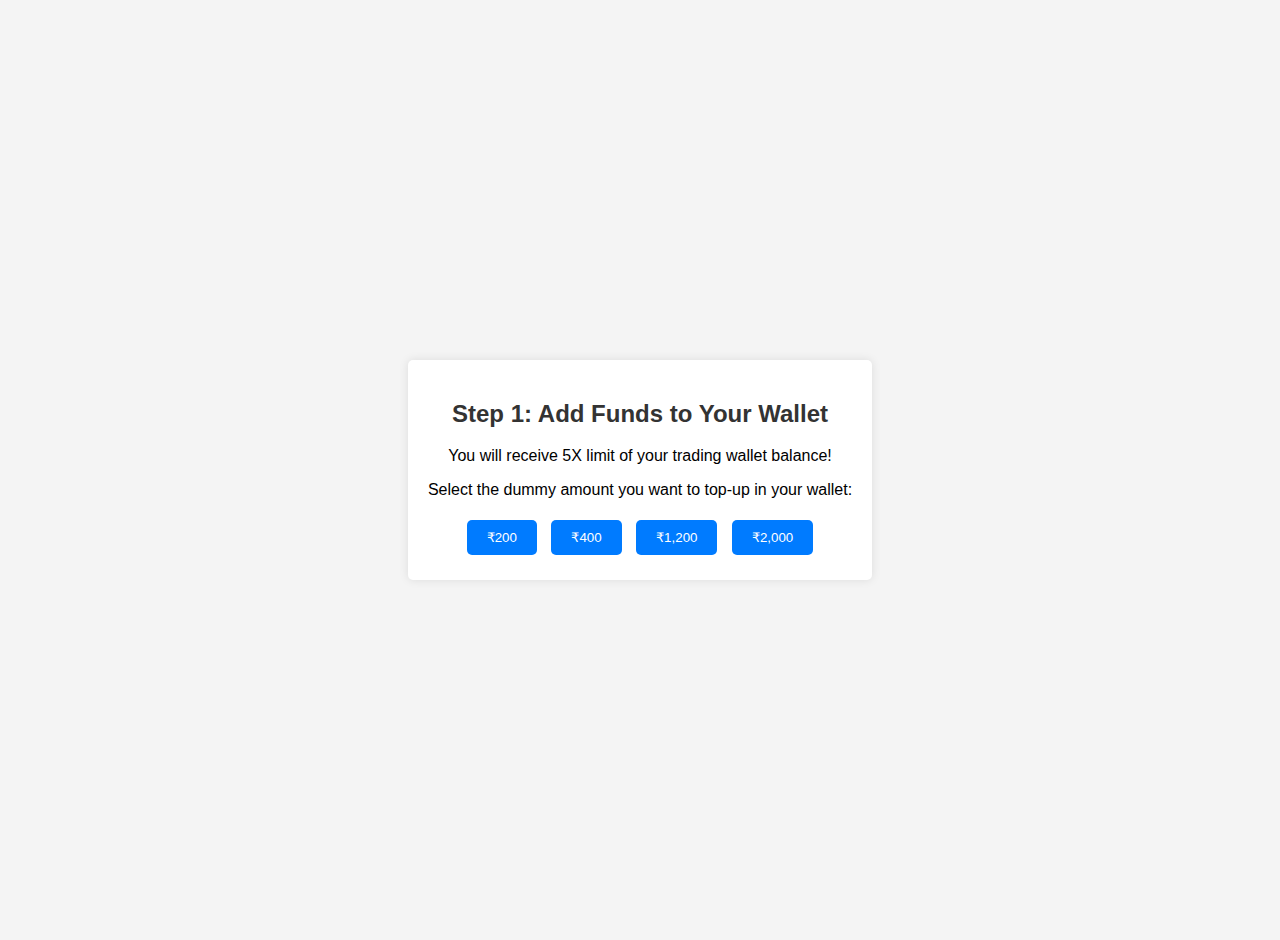
<file: v1/finance/practice_intratraday.html>
<!DOCTYPE html>
<html lang="en">

<head>
    <meta charset="UTF-8">
    <meta name="viewport" content="width=device-width, initial-scale=1.0">
    <title>Intraday Trading Practice</title>
    <style>
        body {
            font-family: Arial, sans-serif;
            margin: 0;
            padding: 20px;
            background-color: #f4f4f4;
            display: flex;
            justify-content: center;
            align-items: center;
            height: 100vh;
        }

        .container {
            max-width: 600px;
            background: #fff;
            padding: 20px;
            border-radius: 5px;
            box-shadow: 0 0 10px rgba(0, 0, 0, 0.1);
            text-align: center;
        }

        h2 {
            color: #333;
        }

        .step {
            display: none;
        }

        .step.active {
            display: block;
        }

        button {
            background-color: #007bff;
            color: #fff;
            border: none;
            padding: 10px 20px;
            margin: 5px;
            cursor: pointer;
            border-radius: 5px;
        }

        button:hover {
            background-color: #0056b3;
        }

        .stock-price {
            font-size: 1.2em;
            margin: 10px 0;
            padding: 10px;
            border: 1px solid #ddd;
            border-radius: 5px;
            background-color: #f9f9f9;
        }

        .price-up {
            color: #28a745;
            display: inline-block;
            animation: priceChange 1s ease-in-out;
        }

        .price-down {
            color: #dc3545;
            display: inline-block;
            animation: priceChange 1s ease-in-out;
        }

        @keyframes priceChange {
            0% {
                transform: translateY(0);
            }

            50% {
                transform: translateY(-10px);
            }

            100% {
                transform: translateY(0);
            }
        }

        .candlestick {
            display: inline-block;
            width: 10px;
            height: 30px;
            margin: 0 2px;
            background-color: #ccc;
            position: relative;
        }

        .candlestick.up {
            background-color: #28a745;
        }

        .candlestick.down {
            background-color: #dc3545;
        }

        .candlestick .wick {
            width: 1px;
            height: 10px;
            background-color: #000;
            position: absolute;
            left: 50%;
            transform: translateX(-50%);
        }

        .candlestick .wick.top {
            top: -10px;
        }

        .candlestick .wick.bottom {
            bottom: -10px;
        }

        #candlestickChart {
            overflow-x: auto;
            white-space: nowrap;
            max-width: 100%;
            padding: 10px 0;
        }
    </style>
</head>

<body>
    <div class="container">
        <!-- Step 1: Select Wallet Amount -->
        <div id="step1" class="step active">
            <h2>Step 1: Add Funds to Your Wallet</h2>
            <p>You will receive 5X limit of your trading wallet balance!</p>
            <p>Select the dummy amount you want to top-up in your wallet:</p>
            <button onclick="selectAmount(200)">₹200</button>
            <button onclick="selectAmount(400)">₹400</button>
            <button onclick="selectAmount(1200)">₹1,200</button>
            <button onclick="selectAmount(2000)">₹2,000</button>
        </div>

        <!-- Step 2: Show 5x Booster -->
        <div id="step2" class="step">
            <h2>Step 2: Trading Booster Activated</h2>
            <p>Your wallet balance: <span id="walletBalance">₹0</span></p>
            <p>Trading limit (5X): <span id="tradingLimit">₹0</span></p>
            <button onclick="goToStep(3)">Next</button>
        </div>

        <!-- Step 3: Market Open -->
        <div id="step3" class="step">
            <h2>Step 3: Market Opens at 9:30 AM</h2>
            <p>It's 9:30 AM, let's get ready!</p>
            <p>You choose stocks which you can buy and sell on the same day.</p>
            <p>You have the 5x boosted value of <span id="boostedValue">₹0</span> to buy.</p>
            <button onclick="goToStep(4)">Okay</button>
        </div>

        <!-- Step 4: Select Stock -->
        <div id="step4" class="step">
            <h2>Step 4: Select Stock</h2>
            <p>Select stock you want to trade in today's trading session:</p>
            <button onclick="selectStock('Oil Stock', 50)">Oil Stock - Trading at ₹50</button>
            <button onclick="selectStock('Auto Stock', 40)">Auto Stock - Trading at ₹40</button>
            <button onclick="selectStock('Telecom Stock', 20)">Telecom Stock - Trading at ₹20</button>
            <button onclick="selectStock('Bank Stock', 10)">Bank Stock - Trading at ₹10</button>
        </div>

        <!-- Step 5: Select Quantity -->
        <div id="step5" class="step">
            <h2>Step 5: Buy Stock</h2>
            <p>Your wallet balance: <span id="walletBalance2">₹0</span></p>
            <p>Trading limit (5X): <span id="tradingLimit2">₹0</span></p>
            <p>How much quantity of <span id="selectedStock">Stock</span> you want to buy?</p>
            <button onclick="selectQuantity(4, 200)">4 qty worth ₹200</button>
            <button onclick="selectQuantity(8, 400)">8 qty worth ₹400</button>
            <button onclick="selectQuantity(16, 800)">16 qty worth ₹800</button>
            <button onclick="selectQuantity(20, 1000)">20 qty worth ₹1,000</button>
        </div>

        <!-- Step 6: Buy Order Success -->
        <div id="step6" class="step">
            <h2>Step 6: Intraday Buy Order Success</h2>
            <p>Your buy order has been executed</p>
            <p><strong><span id="selectedStock2">Stock</span></strong></p>
            <p>Order placed on 23 Mar, 2025, 09:30 AM</p>
            <p>Order Type: Buy, Intraday</p>
            <p>Quantity: <span id="quantity">0</span></p>
            <p>Buy Type: At Market</p>
            <p>Buy Price: ₹<span id="buyPrice">0</span></p>
            <p>Exchange: NSE</p>
            <p>Validity: Day End</p>
            <button onclick="goToStep(7)">Done</button>
        </div>

        <!-- Step 7: Price Animation -->
        <div id="step7" class="step">
            <h2>Step 7: Market Movement</h2>
            <p>30 mins into the market</p>
            <p><strong><span id="selectedStock3">Stock</span></strong></p>
            <div id="priceAnimation" class="stock-price"></div>
            <div id="candlestickChart"></div>
            <p>Today's position:</p>
            <p>Avg. Buy Price: ₹<span id="avgBuyPrice">0</span></p>
            <p>Net Qty.: <span id="netQty">0</span></p>
            <p>Profit: <span id="profit">₹0</span></p>
            <button onclick="stopAnimation()">Okay</button>
        </div>

        <!-- Step 8: Sell Decision -->
        <div id="step8" class="step">
            <h2>Step 8: Sell Decision</h2>
            <p>Time: 10:00 AM</p>
            <p>Market will close in 5hrs 30mins</p>
            <p>Sell <span id="selectedStock4">Stock</span> now?</p>
            <p>Invested Amount: ₹<span id="investedAmount">0</span></p>
            <p>You bought stock at: ₹<span id="boughtPrice">0</span></p>
            <p>Live price of stock: ₹<span id="livePrice">0</span></p>
            <p>Your profit per share: ₹<span id="profitPerShare">0</span></p>
            <p>Number of stocks bought: <span id="numStocks">0</span></p>
            <p>Amount of stock sold: ₹<span id="soldAmount">0</span></p>
            <p>Total Profit if you sell now: ₹<span id="totalProfit">0</span></p>
            <button onclick="sellStock()">Sell and Book Profit</button>
            <button onclick="wait()">Wait</button>
        </div>

        <!-- Step 9: Practice Completed --> 
        <div id="step9" class="step">
            <h2>Practice Completed</h2>
            <p>What did you learn?</p>
            <p>Added to your wallet: ₹<span id="finalWallet">0</span></p>
            <p>Trading limit boosted to 5x: ₹<span id="finalLimit">0</span></p>
            <p>Stocks bought: ₹<span id="finalQty">0</span></p>
            <p>Buy Price: ₹<span id="finalBuyPrice">0</span></p>
            <p>Sell Price: ₹<span id="finalSellPrice">0</span></p>
            <p>Profit Booked: ₹<span id="finalProfit">0</span></p>

            <button onclick="goToStep(1)">Play Again!</button>
            <button><a
                    href="https://indiantechnoera.blogspot.com/2025/03/basic-of-intraday-trading-q-blog.html#Q1:_Can_we_practice_intraday_trading_in_a_simulated_environment?"_parent">Go to post!</a></button>

        </div>
    </div>

    <script>
        let walletBalance = 0;
        let tradingLimit = 0;
        let selectedStock = '';
        let stockPrice = 0;
        let quantity = 0;
        let buyPrice = 0;
        let livePrice = 0;
        let profit = 0;
        let animationInterval;

        function goToStep(step) {
            document.querySelectorAll('.step').forEach(step => step.classList.remove('active'));
            document.getElementById(`step${step}`).classList.add('active');

            // Start animation when reaching Step 7
            if (step === 7) {
                console.log("Starting animation for Step 7");
                startAnimation();
            }
        }

        function selectAmount(amount) {
            walletBalance = amount;
            tradingLimit = amount * 5;
            document.getElementById('walletBalance').innerText = `₹${walletBalance}`;
            document.getElementById('tradingLimit').innerText = `₹${tradingLimit}`;
            document.getElementById('walletBalance2').innerText = `₹${walletBalance}`;
            document.getElementById('tradingLimit2').innerText = `₹${tradingLimit}`;
            document.getElementById('boostedValue').innerText = `₹${tradingLimit}`;
            goToStep(2);
        }

        function selectStock(stock, price) {
            selectedStock = stock;
            stockPrice = price;
            buyPrice = price;
            livePrice = price; // Initialize livePrice with the buyPrice
            document.getElementById('selectedStock').innerText = selectedStock;
            document.getElementById('selectedStock2').innerText = selectedStock;
            document.getElementById('selectedStock3').innerText = selectedStock;
            document.getElementById('selectedStock4').innerText = selectedStock;
            goToStep(5);
        }

        function selectQuantity(qty, amount) {
            quantity = qty;
            document.getElementById('quantity').innerText = quantity;
            document.getElementById('buyPrice').innerText = stockPrice;
            document.getElementById('avgBuyPrice').innerText = stockPrice;
            document.getElementById('netQty').innerText = quantity;
            document.getElementById('investedAmount').innerText = amount;
            document.getElementById('boughtPrice').innerText = stockPrice;
            document.getElementById('numStocks').innerText = quantity;
            goToStep(6);
        }

        function startAnimation() {
            const priceDiv = document.getElementById('priceAnimation');
            const candlestickChart = document.getElementById('candlestickChart');

            // Initialize the first price display
            priceDiv.innerHTML = `₹${livePrice} <span class="price-up">Initial</span>`;

            animationInterval = setInterval(() => {
                // Generate a random price change between -1% and +1%
                const changePercent = (Math.random() * 2 - 1).toFixed(2); // Random between -1 and 1
                const changeValue = (buyPrice * (changePercent / 100)).toFixed(2);
                livePrice = (parseFloat(livePrice) + parseFloat(changeValue)).toFixed(2);

                // Ensure livePrice doesn't go negative
                if (livePrice < 0) livePrice = 0;

                // Determine if the price went up or down
                const isUp = changeValue >= 0;
                const className = isUp ? 'price-up' : 'price-down';
                const candlestickClass = isUp ? 'up' : 'down';
                const changeDisplay = `${isUp ? '▲' : '▼'} ${Math.abs(changePercent)}%`;

                // Update price display
                priceDiv.innerHTML = `₹${livePrice} <span class="${className}">${changeDisplay}</span>`;

                // Add candlestick
                const candlestick = document.createElement('div');
                candlestick.className = `candlestick ${candlestickClass}`;
                candlestick.innerHTML = `
                    <div class="wick top"></div>
                    <div class="wick bottom"></div>
                `;
                candlestickChart.appendChild(candlestick);

                // Limit the number of candlesticks to 20 to avoid overcrowding
                const candlesticks = candlestickChart.getElementsByClassName('candlestick');
                if (candlesticks.length > 20) {
                    candlestickChart.removeChild(candlesticks[0]);
                }

                // Auto-scroll to the latest candlestick
                candlestickChart.scrollLeft = candlestickChart.scrollWidth;

                // Update profit
                profit = (livePrice - buyPrice) * quantity;
                document.getElementById('profit').innerText = profit >= 0 ? `+₹${profit.toFixed(2)}` : `-₹${Math.abs(profit).toFixed(2)}`;
            }, 2000);
        }

        function stopAnimation() {
            clearInterval(animationInterval);
            console.log("Animation stopped by user");
            document.getElementById('livePrice').innerText = livePrice;
            document.getElementById('profitPerShare').innerText = (livePrice - buyPrice).toFixed(2);
            document.getElementById('soldAmount').innerText = (livePrice * quantity).toFixed(2);
            document.getElementById('totalProfit').innerText = profit.toFixed(2);
            goToStep(8);
        }

        function sellStock() {
            document.getElementById('finalWallet').innerText = walletBalance;
            document.getElementById('finalLimit').innerText = tradingLimit;
            document.getElementById('finalQty').innerText = quantity;
            document.getElementById('finalBuyPrice').innerText = buyPrice;
            document.getElementById('finalSellPrice').innerText = livePrice;
            document.getElementById('finalProfit').innerText = profit.toFixed(2);
            goToStep(9);
        }

        function wait() {
            alert("You chose to wait. In a real scenario, the market would continue to fluctuate!");
        }
    </script>
</body>

</html>
</file>
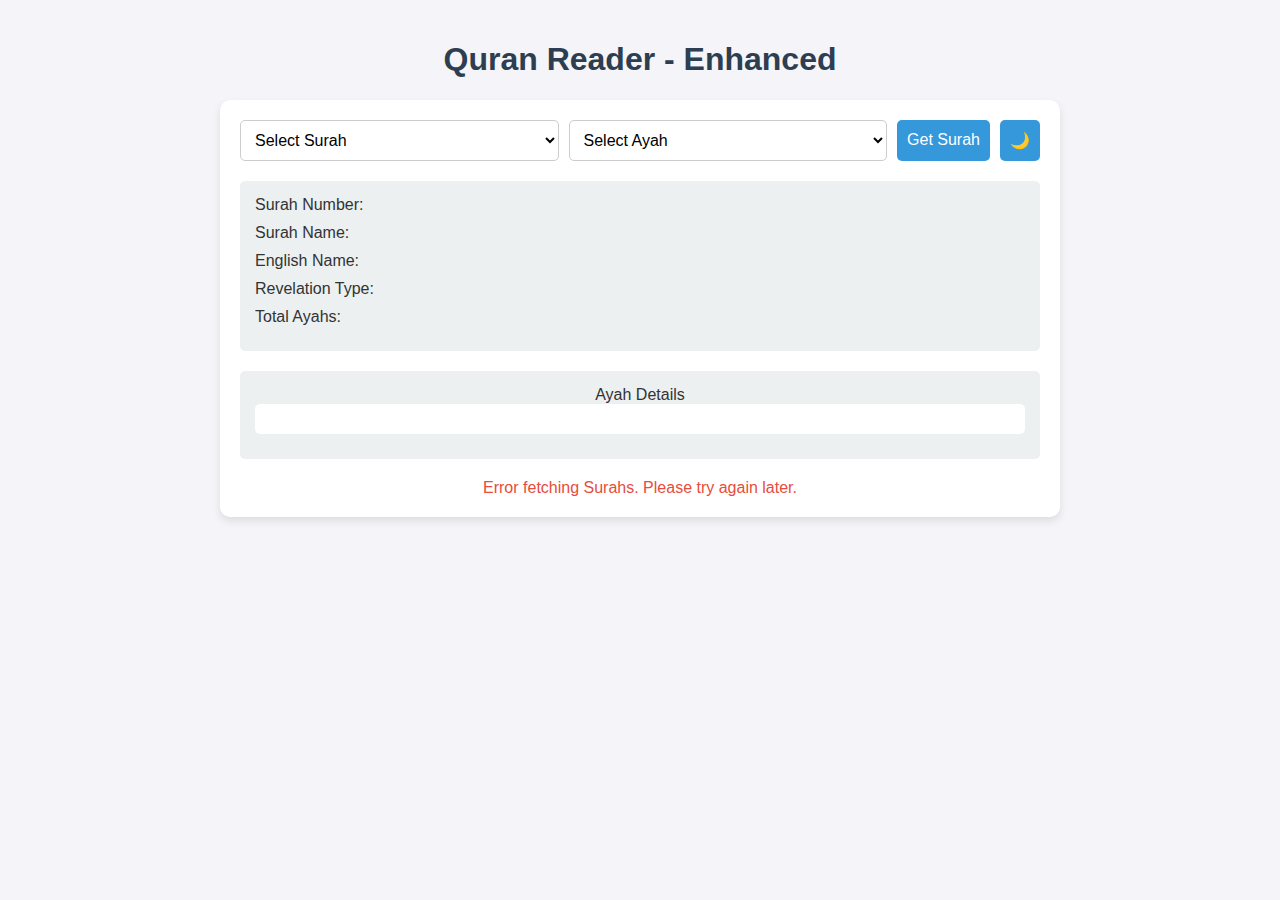
<file: v1/scripture/al-quran-in-arabic_v1.html>
<!DOCTYPE html>
<html lang="en">

<head>
  <meta charset="UTF-8">
  <meta name="viewport" content="width=device-width, initial-scale=1.0">
  <title>Quran Reader - Enhanced</title>
  <style>
    /* Light Mode (Default) */
    body {
      font-family: Arial, sans-serif;
      background-color: #f4f4f9;
      margin: 0;
      padding: 20px;
      color: #333;
      transition: background-color 0.3s, color 0.3s;
    }

    h1 {
      text-align: center;
      color: #2c3e50;
    }

    .container {
      max-width: 800px;
      margin: 0 auto;
      padding: 20px;
      background: #fff;
      border-radius: 10px;
      box-shadow: 0 4px 8px rgba(0, 0, 0, 0.1);
      transition: background-color 0.3s, box-shadow 0.3s;
    }

    .querySection {
      display: flex;
      gap: 10px;
      margin-bottom: 20px;
    }

    .qSelect,
    .qButton,
    .themeButton {
      padding: 10px;
      border: 1px solid #ccc;
      border-radius: 5px;
      font-size: 16px;
      transition: background-color 0.3s, color 0.3s, border-color 0.3s;
    }

    .qSelect {
      flex: 1;
      background-color: #fff;
    }

    .qButton,
    .themeButton {
      background-color: #3498db;
      color: white;
      border: none;
      cursor: pointer;
    }

    .qButton:hover,
    .themeButton:hover {
      background-color: #2980b9;
    }

    .surahInfo,
    .ayahsSection {
      margin-top: 20px;
      padding: 15px;
      background: #ecf0f1;
      border-radius: 5px;
      transition: background-color 0.3s;
    }

    .surahInfo div,
    .ayahsSection div {
      margin-bottom: 10px;
    }

    .ayahsText {
      font-size: 24px;
      text-align: right;
      direction: rtl;
      line-height: 1.8;
      background: #fff;
      padding: 15px;
      border-radius: 5px;
      max-height: 300px;
      overflow-y: auto;
      transition: background-color 0.3s, color 0.3s;
    }

    .translation {
      font-size: 16px;
      color: #555;
      margin-top: 10px;
      transition: color 0.3s;
    }

    .urdu {
      font-size: 16px;
      color: #777;
      font-style: italic;
      transition: color 0.3s;
    }

    audio {
      width: 100%;
      margin-top: 10px;
    }

    .error {
      color: #e74c3c;
      text-align: center;
      margin-top: 20px;
    }

    /* Dark Mode */
    body.dark-mode {
      background-color: #1a1a1a;
      color: #f4f4f9;
    }

    body.dark-mode .container {
      background-color: #2c3e50;
      box-shadow: 0 4px 8px rgba(0, 0, 0, 0.3);
    }

    body.dark-mode .qSelect {
      background-color: #34495e;
      color: #f4f4f9;
      border-color: #555;
    }

    body.dark-mode .surahInfo,
    .dark-mode .ayahsSection {
      background-color: #34495e;
    }

    body.dark-mode .ayahsText {
      background-color: #2c3e50;
      color: #f4f4f9;
    }

    body.dark-mode .translation {
      color: #bdc3c7;
    }

    body.dark-mode .urdu {
      color: #95a5a6;
    }

    body.dark-mode .qButton,
    .dark-mode .themeButton {
      background-color: #2980b9;
    }

    body.dark-mode .qButton:hover,
    .dark-mode .themeButton:hover {
      background-color: #3498db;
    }
  </style>
</head>

<body>
  <h1>Quran Reader - Enhanced</h1>
  <div class="container">
    <div class="querySection">
      <select class="qSelect" id="surah" title="Select Surah">
        <option value="">Select Surah</option>
      </select>
      <select class="qSelect" id="ayah" title="Select Ayah">
        <option value="">Select Ayah</option>
      </select>
      <button class="qButton" onclick="fetchData()">Get Surah</button>
      <button class="themeButton" onclick="toggleDarkMode()">🌙</button>
    </div>

    <div class="surahInfo">
      <div><span class="qSecondSection1">Surah Number:</span> <span id="surahNumber"></span></div>
      <div><span class="qSecondSection1">Surah Name:</span> <span id="surahName"></span></div>
      <div><span class="qSecondSection1">English Name:</span> <span id="englishName"></span></div>
      <div><span class="qSecondSection1">Revelation Type:</span> <span id="revelationType"></span></div>
      <div><span class="qSecondSection1">Total Ayahs:</span> <span id="totalAyahs"></span></div>
    </div>

    <div class="ayahsSection">
      <center id="ayahMainName">Ayah Details</center>
      <div class="ayahsText" id="ayahsText"></div>
    </div>

    <div class="error" id="error"></div>
  </div>

  <script>
    const surahDropdown = document.getElementById('surah');
    const ayahDropdown = document.getElementById('ayah');
    const surahNumberElem = document.getElementById('surahNumber');
    const surahNameElem = document.getElementById('surahName');
    const englishNameElem = document.getElementById('englishName');
    const revelationTypeElem = document.getElementById('revelationType');
    const totalAyahsElem = document.getElementById('totalAyahs');
    const ayahsTextElem = document.getElementById('ayahsText');
    const errorElem = document.getElementById('error');
    const body = document.body;

    // Dark Mode Toggle
    function toggleDarkMode() {
      body.classList.toggle('dark-mode');
      const isDarkMode = body.classList.contains('dark-mode');
      localStorage.setItem('darkMode', isDarkMode);
    }

    // Check for saved theme preference
    function loadTheme() {
      const isDarkMode = localStorage.getItem('darkMode') === 'true';
      if (isDarkMode) {
        body.classList.add('dark-mode');
      }
    }

    // Fetch all Surahs and populate dropdown
    async function populateSurahDropdown() {
      try {
        const response = await fetch('https://api.alquran.cloud/v1/surah');
        const data = await response.json();
        data.data.forEach(surah => {
          const option = document.createElement('option');
          option.value = surah.number;
          option.textContent = `Surah ${surah.number}: ${surah.englishName}`;
          surahDropdown.appendChild(option);
        });
      } catch (error) {
        errorElem.textContent = 'Error fetching Surahs. Please try again later.';
      }
    }

    // Populate Ayah dropdown based on selected Surah
    async function populateAyahDropdown() {
      const surahNumber = surahDropdown.value;
      if (!surahNumber) return;

      try {
        const response = await fetch(`https://api.alquran.cloud/v1/surah/${surahNumber}`);
        const data = await response.json();
        const ayahCount = data.data.numberOfAyahs;

        ayahDropdown.innerHTML = '<option value="">Select Ayah</option>';
        for (let i = 1; i <= ayahCount; i++) {
          const option = document.createElement('option');
          option.value = i;
          option.textContent = `Ayah ${i}`;
          ayahDropdown.appendChild(option);
        }
      } catch (error) {
        errorElem.textContent = 'Error fetching Ayahs. Please try again later.';
      }
    }

    // Fetch Surah and Ayah data
    async function fetchData() {
      const surahNumber = surahDropdown.value;
      const ayahNumber = ayahDropdown.value;

      if (!surahNumber) {
        errorElem.textContent = 'Please select a Surah.';
        return;
      }

      try {
        // Fetch Surah info
        const surahResponse = await fetch(`https://api.alquran.cloud/v1/surah/${surahNumber}`);
        const surahData = await surahResponse.json();
        const surah = surahData.data;

        surahNumberElem.textContent = surah.number;
        surahNameElem.textContent = surah.name;
        englishNameElem.textContent = surah.englishName;
        revelationTypeElem.textContent = surah.revelationType;
        totalAyahsElem.textContent = surah.numberOfAyahs;

        // Fetch Ayahs
        const ayahsResponse = await fetch(`https://api.alquran.cloud/v1/surah/${surahNumber}/ayahs`);
        const ayahsData = await ayahsResponse.json();
        const ayahs = ayahsData.data.ayahs;

        // Display selected Ayah or all Ayahs
        if (ayahNumber) {
          const selectedAyah = ayahs.find(ayah => ayah.numberInSurah == ayahNumber);
          ayahsTextElem.innerHTML = `
            <p class="arabic">${selectedAyah.text}</p>
            <p class="translation">${selectedAyah.translation || 'Translation not available'}</p>
            <p class="urdu">${selectedAyah.urduTranslation || 'Urdu translation not available'}</p>
            ${selectedAyah.audio ? `<audio controls><source src="${selectedAyah.audio}" type="audio/mpeg"></audio>` : ''}
          `;
        } else {
          ayahsTextElem.innerHTML = ayahs.map(ayah => `
            <div>
              <p class="arabic">${ayah.text}</p>
              <p class="translation">${ayah.translation || 'Translation not available'}</p>
              <p class="urdu">${ayah.urduTranslation || 'Urdu translation not available'}</p>
              ${ayah.audio ? `<audio controls><source src="${ayah.audio}" type="audio/mpeg"></audio>` : ''}
            </div>
          `).join('');
        }

        errorElem.textContent = '';
      } catch (error) {
        errorElem.textContent = 'Error fetching data. Please try again later.';
      }
    }

    // Event listeners
    surahDropdown.addEventListener('change', populateAyahDropdown);
    document.addEventListener('DOMContentLoaded', () => {
      populateSurahDropdown();
      loadTheme();
    });
  </script>
</body>

</html>
</file>
